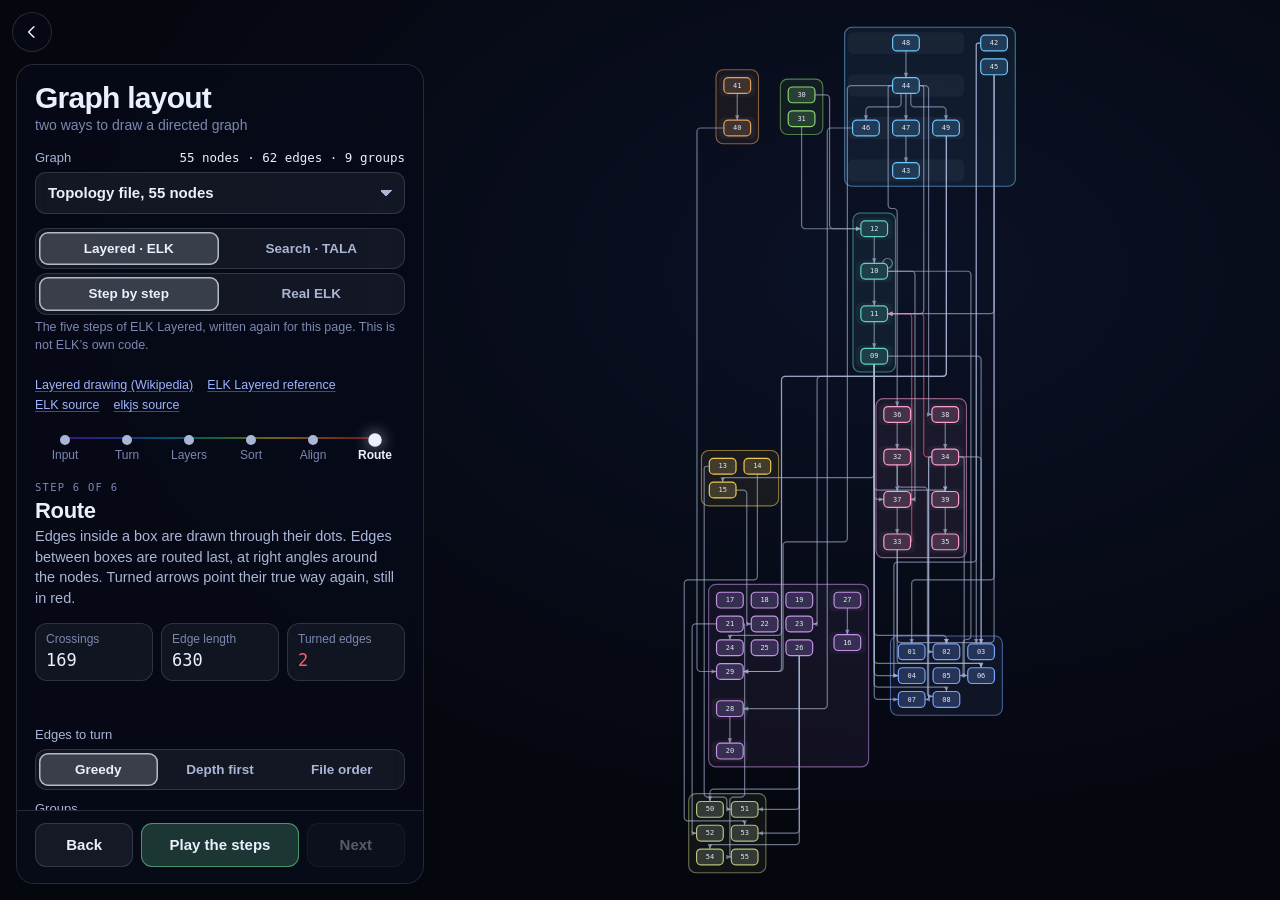
<file: dag/index.html>
<!doctype html>
<html lang="en">
<head>
<meta charset="utf-8">
<meta name="viewport" content="width=device-width, initial-scale=1, viewport-fit=cover">
<meta http-equiv="Content-Security-Policy" content="default-src 'none'; script-src 'self' https://cdn.jsdelivr.net 'wasm-unsafe-eval'; worker-src blob:; style-src 'self' https://fonts.googleapis.com; font-src https://fonts.gstatic.com; img-src 'self'; connect-src 'self'; base-uri 'none'; object-src 'none'; form-action 'none'">
<meta name="referrer" content="strict-origin-when-cross-origin">
<title>Graph layout</title>
<meta name="description" content="Two ways to draw a directed graph, one step at a time: in layers, as ELK does, and by a seeded search on a grid, standing in for TALA.">
<meta name="color-scheme" content="dark">
<meta name="theme-color" content="#05070F">
<meta name="text-scale" content="scale">
<link rel="preconnect" href="https://fonts.googleapis.com">
<link rel="preconnect" href="https://fonts.gstatic.com" crossorigin>
<link rel="stylesheet" href="https://fonts.googleapis.com/css2?family=Bricolage+Grotesque:opsz,wght@12..96,400..700&family=JetBrains+Mono:wght@400;500&family=Source+Sans+3:wght@400;600&display=swap">
<link rel="modulepreload" href="../js/dag/common.js">
<link rel="modulepreload" href="../js/dag/graphs.js">
<link rel="modulepreload" href="../js/dag/route.js">
<link rel="modulepreload" href="../js/dag/layered.js">
<link rel="modulepreload" href="../js/dag/search.js">
<link rel="stylesheet" href="../css/dag.css">
</head>
<body>
<canvas id="view" tabindex="0" role="img" aria-label="The graph as it is drawn at this step. The arrow keys pick out one node and its edges; Escape lets go." aria-describedby="capText"></canvas>

<a class="back" href="../" aria-label="Back to all experiences">
  <svg viewBox="0 0 24 24" width="18" height="18" aria-hidden="true"><path d="M14.5 5l-7 7 7 7" fill="none" stroke="currentColor" stroke-width="2" stroke-linecap="round" stroke-linejoin="round"/></svg>
</a>

<main class="panel" id="panel">
  <header class="title">
    <h1>Graph layout</h1>
    <span>two ways to draw a directed graph</span>
  </header>

  <div class="ctl">
    <div class="lab"><label for="graph">Graph</label><b id="graphFacts"></b></div>
    <select id="graph"></select>
  </div>

  <div class="ctl">
    <div class="seg" id="method" role="group" aria-label="Method">
      <button type="button" data-v="layered">Layered · ELK</button>
      <button type="button" data-v="search">Search · TALA</button>
    </div>
    <p class="note" id="methodNote"></p>
    <ul class="links" id="links-layered" aria-label="About ELK and layered drawing">
      <li><a href="https://en.wikipedia.org/wiki/Layered_graph_drawing" rel="noopener noreferrer" target="_blank">Layered drawing (Wikipedia)</a></li>
      <li><a href="https://eclipse.dev/elk/reference/algorithms/org-eclipse-elk-layered.html" rel="noopener noreferrer" target="_blank">ELK Layered reference</a></li>
      <li><a href="https://github.com/eclipse-elk/elk" rel="noopener noreferrer" target="_blank">ELK source</a></li>
      <li><a href="https://github.com/kieler/elkjs" rel="noopener noreferrer" target="_blank">elkjs source</a></li>
    </ul>
    <ul class="links" id="links-search" aria-label="About TALA" hidden>
      <li><a href="https://d2lang.com/tour/tala" rel="noopener noreferrer" target="_blank">TALA in the D2 docs</a></li>
      <li><a href="https://d2lang.com/blog/tala-is-open-source/" rel="noopener noreferrer" target="_blank">TALA is open-source</a></li>
      <li><a href="https://github.com/d2lang/d2/tree/master/d2layouts/d2talalayout" rel="noopener noreferrer" target="_blank">TALA source</a></li>
      <li><a href="https://en.wikipedia.org/wiki/Graph_drawing" rel="noopener noreferrer" target="_blank">Graph drawing (Wikipedia)</a></li>
    </ul>
  </div>

  <nav class="stages" id="stages" aria-label="Step"></nav>

  <div class="cap">
    <div class="eyebrow" id="eyebrow"></div>
    <h2 id="capTitle"></h2>
    <p id="capText"></p>
  </div>

  <div class="meters" id="meters"></div>
  <p class="pick" id="pick"></p>

  <div class="controls" id="controls"></div>
  <div class="tries" id="tries" aria-hidden="true" hidden></div>

  <div class="step">
    <button type="button" id="prev" class="btn">Back</button>
    <button type="button" id="play" class="btn primary">Play the steps</button>
    <button type="button" id="next" class="btn">Next</button>
  </div>
  <p class="visually-hidden" id="status" role="status"></p>
</main>

<script type="module" src="../js/dag/main.js"></script>
</body>
</html>
</file>
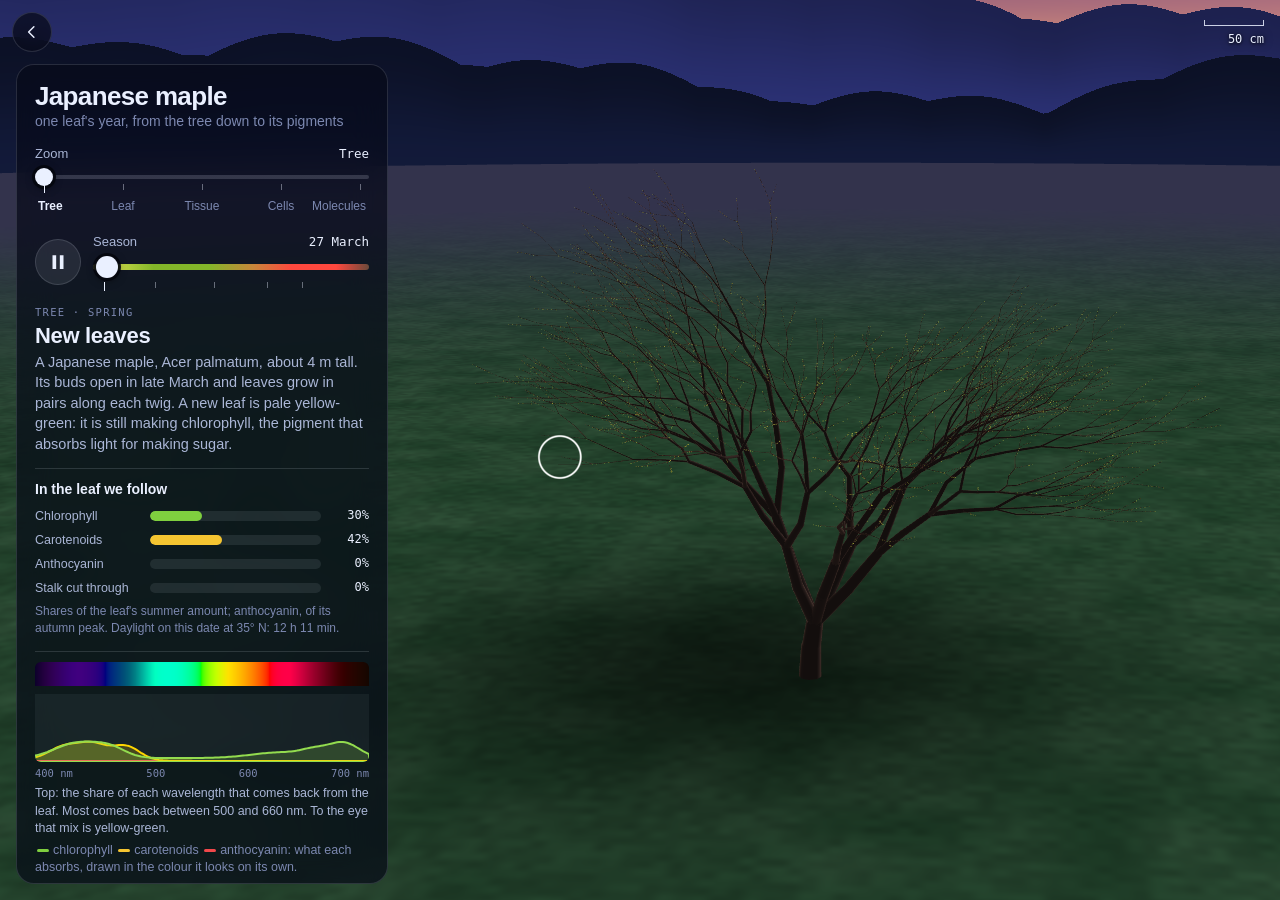
<file: maple/index.html>
<!doctype html>
<html lang="en">
<head>
<meta charset="utf-8">
<meta name="viewport" content="width=device-width, initial-scale=1, viewport-fit=cover">
<meta http-equiv="Content-Security-Policy" content="default-src 'none'; script-src 'self'; style-src 'self' https://fonts.googleapis.com; font-src https://fonts.gstatic.com; img-src 'self'; base-uri 'none'; object-src 'none'; form-action 'none'">
<meta name="referrer" content="strict-origin-when-cross-origin">
<title>Japanese maple</title>
<meta name="description" content="One leaf of a Japanese maple from spring to leaf fall, at every scale from the whole tree down to its pigment molecules.">
<meta name="color-scheme" content="dark">
<meta name="theme-color" content="#05070F">
<link rel="preconnect" href="https://fonts.googleapis.com">
<link rel="preconnect" href="https://fonts.gstatic.com" crossorigin>
<link rel="stylesheet" href="https://fonts.googleapis.com/css2?family=Bricolage+Grotesque:opsz,wght@12..96,400..700&family=Source+Sans+3:wght@400;600&family=JetBrains+Mono:wght@400;500&display=swap">
<link rel="modulepreload" href="../js/maple/model.js?v=a18ea26b">
<link rel="modulepreload" href="../js/maple/tree.js?v=a18ea26b">
<link rel="modulepreload" href="../js/maple/gl.js?v=a18ea26b">
<link rel="modulepreload" href="../js/maple/shaders.js?v=a18ea26b">
<link rel="modulepreload" href="../js/maple/molecules.js?v=a18ea26b">
<link rel="modulepreload" href="../js/maple/world.js?v=a18ea26b">
<link rel="modulepreload" href="../js/maple/figs.js?v=a18ea26b">
<link rel="stylesheet" href="../css/maple.css?v=a18ea26b">
</head>
<body>
<canvas id="view" role="img" aria-label="Picture of the maple at the chosen zoom and date" aria-describedby="capTitle capBody"></canvas>

<a class="back" href="../" aria-label="Back to all experiences">
  <svg viewBox="0 0 24 24" width="18" height="18" aria-hidden="true"><path d="M14.5 5l-7 7 7 7" fill="none" stroke="currentColor" stroke-width="2" stroke-linecap="round" stroke-linejoin="round"/></svg>
</a>
<div class="scalebar" aria-hidden="true"><i id="scaleBar"></i><b id="scaleText"></b></div>

<div class="oops" id="oops" role="alert" hidden>
  <p id="oopsText">The picture could not be drawn. Loading the page again usually fixes it.</p>
  <button type="button" id="reload">Load again</button>
</div>

<main class="panel" id="panel">
  <header class="title">
    <h1>Japanese maple</h1>
    <span>one leaf's year, from the tree down to its pigments</span>
  </header>

  <div class="zoom">
    <div class="lab"><label for="zoom">Zoom</label><b id="zoomV" aria-hidden="true"></b></div>
    <input id="zoom" type="range" min="0" max="4" step="0.002" value="0">
    <div class="ticks zt" id="zticks" aria-hidden="true"></div>
    <nav class="stops" id="stops" aria-label="Zoom to a scale"></nav>
  </div>

  <div class="transport">
    <button type="button" class="play" id="play" aria-label="Play the year" aria-pressed="false">
      <svg class="i-play" viewBox="0 0 24 24" width="22" height="22" aria-hidden="true"><path d="M7 4.5v15l12-7.5z" fill="currentColor"/></svg>
      <svg class="i-pause" viewBox="0 0 24 24" width="22" height="22" aria-hidden="true"><path d="M6 4.5h4v15H6zM14 4.5h4v15h-4z" fill="currentColor"/></svg>
    </button>
    <div class="prog">
      <div class="lab"><label for="season">Season</label><b id="seasonV" aria-hidden="true"></b></div>
      <input id="season" class="big" type="range" min="0" max="1000" step="1" value="0">
      <div class="ticks" id="ticks" aria-hidden="true"></div>
    </div>
  </div>

  <div class="ctl" id="whereCtl" hidden>
    <span class="lab" id="lab-where">Zoom into</span>
    <div class="seg" role="group" aria-labelledby="lab-where">
      <button type="button" data-where="membrane">A chloroplast</button>
      <button type="button" data-where="vacuole">The vacuole</button>
    </div>
  </div>

  <label class="check" id="lightCtl" hidden><input type="checkbox" id="light"> <span>Light arriving</span></label>

  <div class="cap" id="cap" aria-live="polite">
    <div class="eyebrow"><span id="capScale"></span> · <span id="capPhase"></span></div>
    <h2 id="capTitle"></h2>
    <p id="capBody"></p>
  </div>

  <figure class="fig" id="figChain" hidden>
    <div class="lab"><label for="chain">Try it: double bonds in a row</label><b id="chainV" aria-hidden="true"></b></div>
    <input id="chain" type="range" min="3" max="11" step="2" value="11">
    <canvas id="figChainCv" width="336" height="96" role="img" aria-labelledby="chainCap"></canvas>
    <div class="nmaxis" aria-hidden="true"><span>250 nm</span><span>ultraviolet | light we see</span><span>700 nm</span></div>
    <figcaption id="chainCap" aria-live="polite"></figcaption>
  </figure>

  <section class="bars" aria-labelledby="barsH">
    <h3 id="barsH">In the leaf we follow</h3>
    <div class="bar"><span>Chlorophyll</span><div><i id="bChl" class="b-chl"></i></div><b id="vChl"></b></div>
    <div class="bar"><span>Carotenoids</span><div><i id="bCar" class="b-car"></i></div><b id="vCar"></b></div>
    <div class="bar"><span>Anthocyanin</span><div><i id="bAnth" class="b-anth"></i></div><b id="vAnth"></b></div>
    <div class="bar"><span>Stalk cut through</span><div><i id="bAbsc" class="b-absc"></i></div><b id="vAbsc"></b></div>
    <p class="fine">Shares of the leaf's summer amount; anthocyanin, of its autumn peak. <span id="daylight"></span></p>
  </section>

  <figure class="fig" id="figLight">
    <canvas id="figSpec" width="336" height="100" role="img" aria-labelledby="specCap"></canvas>
    <div class="nmaxis" aria-hidden="true"><span>400 nm</span><span>500</span><span>600</span><span>700 nm</span></div>
    <figcaption>
      <span id="specCap"></span>
      <span class="keyline"><i class="b-chl"></i>chlorophyll <i class="b-car"></i>carotenoids <i class="b-anth"></i>anthocyanin: what each absorbs, drawn in the colour it looks on its own.</span>
    </figcaption>
  </figure>

  <figure class="fig" id="figStalk" hidden>
    <canvas id="figCut" width="336" height="132" role="img" aria-labelledby="cutCap"></canvas>
    <figcaption id="cutCap"></figcaption>
  </figure>

  <p class="fine" id="note"></p>
</main>

<script type="module" src="../js/maple/main.js?v=a18ea26b"></script>
</body>
</html>
</file>
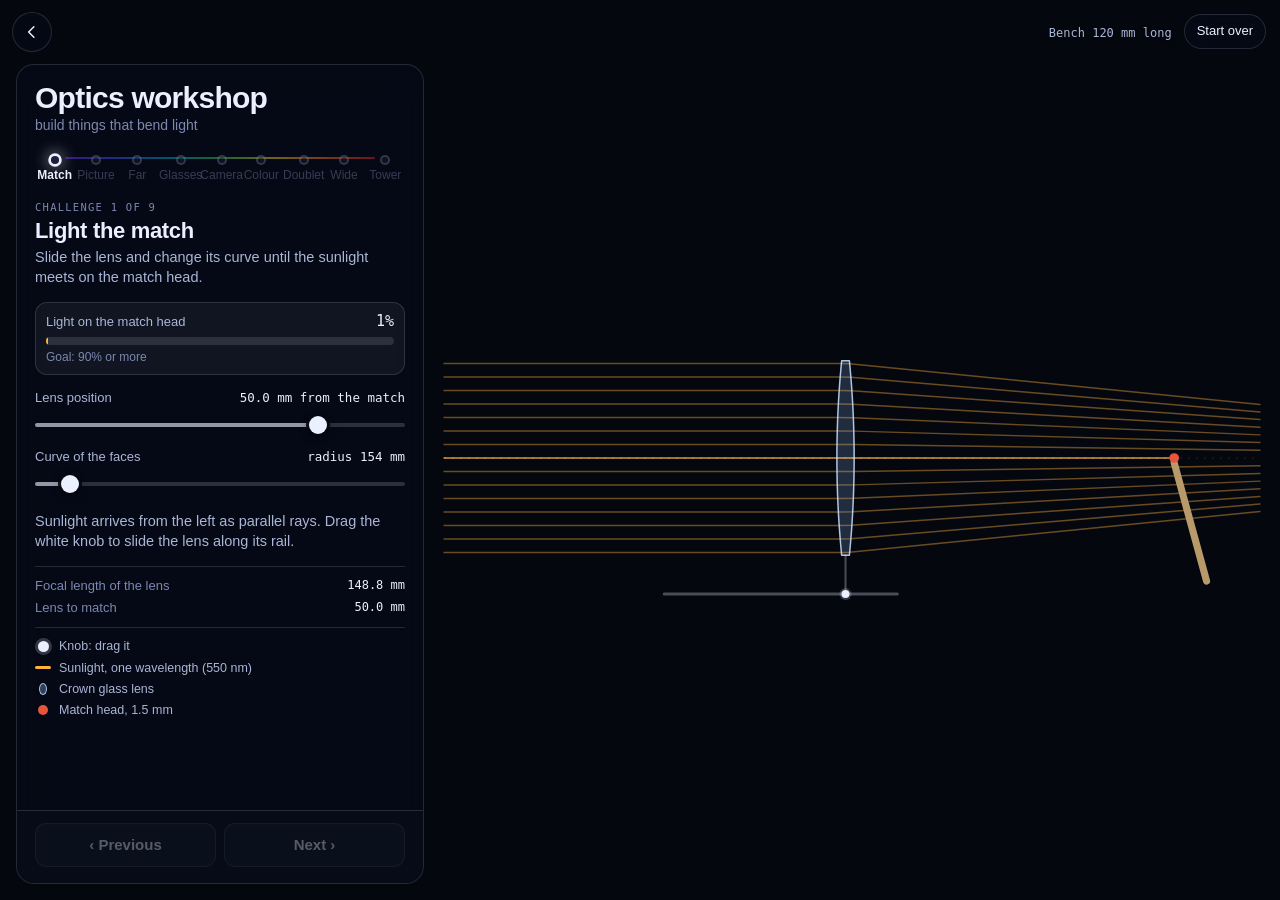
<file: optics/index.html>
<!doctype html>
<html lang="en">
<head>
<meta charset="utf-8">
<meta name="viewport" content="width=device-width, initial-scale=1, viewport-fit=cover">
<meta http-equiv="Content-Security-Policy" content="default-src 'none'; script-src 'self'; style-src 'self' https://fonts.googleapis.com; font-src https://fonts.gstatic.com; img-src 'self'; base-uri 'none'; object-src 'none'; form-action 'none'">
<meta name="referrer" content="strict-origin-when-cross-origin">
<title>Optics workshop</title>
<meta name="description" content="An optical engineering game: build a burning glass, a pair of glasses, a camera lens and a solar tower on a bench where every ray is really traced.">
<meta name="color-scheme" content="dark">
<meta name="theme-color" content="#05070F">
<meta name="text-scale" content="scale">
<link rel="preconnect" href="https://fonts.googleapis.com">
<link rel="preconnect" href="https://fonts.gstatic.com" crossorigin>
<link rel="stylesheet" href="https://fonts.googleapis.com/css2?family=Bricolage+Grotesque:opsz,wght@12..96,400..700&family=JetBrains+Mono:wght@400;500&family=Source+Sans+3:wght@400;600&display=swap">
<link rel="modulepreload" href="../js/optics/glass.js">
<link rel="modulepreload" href="../js/optics/trace.js">
<link rel="modulepreload" href="../js/optics/levels.js">
<link rel="modulepreload" href="../js/optics/chart.js">
<link rel="modulepreload" href="../js/optics/picture.js">
<link rel="modulepreload" href="../js/optics/scene.js">
<link rel="stylesheet" href="../css/optics.css">
</head>
<body>
<canvas id="view" role="img" aria-label="Side view of the bench. The panel describes it and holds every control." aria-describedby="capTask"></canvas>

<a class="back" href="../" aria-label="Back to all experiences">
  <svg viewBox="0 0 24 24" width="18" height="18" aria-hidden="true"><path d="M14.5 5l-7 7 7 7" fill="none" stroke="currentColor" stroke-width="2" stroke-linecap="round" stroke-linejoin="round"/></svg>
</a>
<div class="topright">
  <div class="scalebar" aria-hidden="true"><b id="scaleText"></b></div>
  <button type="button" class="chip" id="reset">Start over</button>
</div>

<main class="panel" id="panel">
  <header class="title">
    <h1>Optics workshop</h1>
    <span>build things that bend light</span>
  </header>

  <nav class="stages" id="levels" aria-label="Challenge"></nav>

  <div class="cap" id="cap">
    <div class="eyebrow" id="eyebrow"></div>
    <h2 id="capTitle"></h2>
    <p id="capTask"></p>
  </div>

  <div class="meters" id="meters"></div>
  <div class="controls" id="controls"></div>

  <div class="step" id="step">
    <button type="button" id="prev" class="btn">‹ Previous</button>
    <button type="button" id="next" class="btn">Next ›</button>
    <button type="button" id="submit" class="btn primary submit" hidden>Submit</button>
  </div>
  <p class="visually-hidden" id="status" role="status"></p>

  <p class="more" id="capBody"></p>

  <div class="readout">
    <dl id="rows"></dl>
    <ul class="scenekey" id="key" aria-label="In the picture"></ul>
  </div>
</main>

<script type="module" src="../js/optics/main.js"></script>
</body>
</html>
</file>
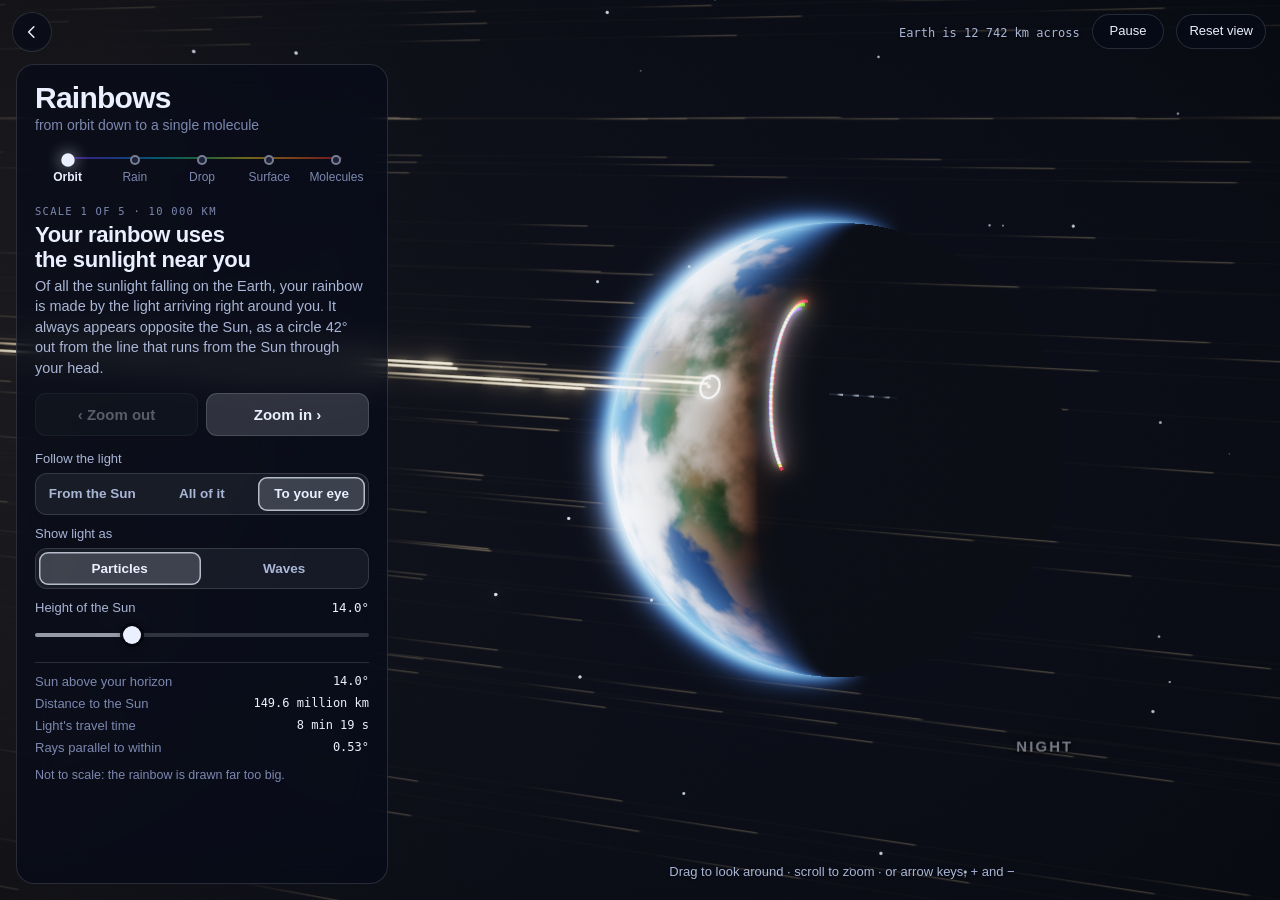
<file: v2/index.html>
<!doctype html>
<html lang="en">
<head>
<meta charset="utf-8">
<meta name="viewport" content="width=device-width, initial-scale=1, viewport-fit=cover">
<meta http-equiv="Content-Security-Policy" content="default-src 'none'; script-src 'self'; style-src 'self' https://fonts.googleapis.com; style-src-attr 'unsafe-inline'; font-src https://fonts.gstatic.com; img-src 'self'; base-uri 'none'; object-src 'none'; form-action 'none'">
<meta name="referrer" content="strict-origin-when-cross-origin">
<title>Rainbows</title>
<meta name="description" content="A rainbow in three dimensions at every scale, from orbit down to the molecules that slow light, with rays, photons and waves.">
<meta name="color-scheme" content="dark">
<meta name="theme-color" content="#05070F">
<meta name="text-scale" content="scale">
<link rel="preconnect" href="https://fonts.googleapis.com">
<link rel="preconnect" href="https://fonts.gstatic.com" crossorigin>
<link rel="modulepreload" href="../js/v2/gl.js">
<link rel="modulepreload" href="../js/v2/optics.js">
<link rel="modulepreload" href="../js/v2/stages/common.js">
<link rel="modulepreload" href="../js/v2/stages/orbit.js">
<link rel="modulepreload" href="../js/v2/stages/sky.js">
<link rel="modulepreload" href="../js/v2/stages/rain.js">
<link rel="modulepreload" href="../js/v2/stages/drop.js">
<link rel="modulepreload" href="../js/v2/stages/surface.js">
<link rel="modulepreload" href="../js/v2/stages/atoms.js">
<link rel="stylesheet" href="../css/v2.css">
</head>
<body>
<canvas id="view" tabindex="0" role="application" aria-label="Rainbow 3D view" aria-describedby="hint capBody"></canvas>
<div id="labels" aria-hidden="true"></div>

<a class="back" href="../" aria-label="Back to all experiences">
  <svg viewBox="0 0 24 24" width="18" height="18" aria-hidden="true"><path d="M14.5 5l-7 7 7 7" fill="none" stroke="currentColor" stroke-width="2" stroke-linecap="round" stroke-linejoin="round"/></svg>
</a>
<div class="topright">
  <div class="scalebar" aria-hidden="true"><b id="scaleText"></b></div>
  <button type="button" class="chip" id="pause">Pause</button>
  <button type="button" class="chip" id="resetView">Reset view</button>
</div>
<p class="hint" id="hint">Drag to look around · pinch or scroll to zoom</p>

<main class="panel" id="panel">
  <header class="title">
    <h1>Rainbows</h1>
    <span>from orbit down to a single molecule</span>
  </header>

  <nav class="stages" id="stages" aria-label="Scale"></nav>

  <div class="cap" id="cap" aria-live="polite">
    <div class="eyebrow"><span id="stageNo"></span> · <span id="stageScale"></span></div>
    <h2 id="capTitle"></h2>
    <p id="capBody"></p>
  </div>

  <div class="step">
    <button type="button" id="prev" class="btn">‹ Zoom out</button>
    <button type="button" id="next" class="btn primary">Zoom in ›</button>
  </div>

  <div class="controls">
    <div class="ctl" data-c="focus">
      <span class="lab" id="lab-focus">Follow the light</span>
      <div class="seg" role="group" aria-labelledby="lab-focus">
        <button type="button" data-focus="sun">From the Sun</button>
        <button type="button" data-focus="both">All of it</button>
        <button type="button" data-focus="eye">To your eye</button>
      </div>
    </div>
    <div class="ctl" data-c="mode">
      <span class="lab" id="lab-mode">Show light as</span>
      <div class="seg" role="group" aria-labelledby="lab-mode">
        <button type="button" data-mode="ray">Particles</button>
        <button type="button" data-mode="wave">Waves</button>
      </div>
    </div>
    <div class="ctl" data-c="cross">
      <span class="lab" id="lab-cross">Which crossing</span>
      <div class="seg" role="group" aria-labelledby="lab-cross">
        <button type="button" data-cross="enter">Entering</button>
        <button type="button" data-cross="back">Back wall</button>
        <button type="button" data-cross="exit">Leaving</button>
      </div>
    </div>
    <div class="ctl" data-c="sun">
      <div class="lab"><label for="sun">Height of the Sun</label><b id="sunV" aria-hidden="true"></b></div>
      <input id="sun" type="range" min="0" max="50" step="0.5" value="14">
    </div>
    <div class="ctl" data-c="bowpos">
      <div class="lab"><label for="bowpos">Slide the drop through the bow</label><b id="bowposV" aria-hidden="true"></b></div>
      <input id="bowpos" class="spec" type="range" min="-0.8" max="1.6" step="0.01" value="0.5">
    </div>
    <div class="ctl" data-c="tilt">
      <div class="lab"><label for="tilt">Angle the light arrives at</label><b id="tiltV" aria-hidden="true"></b></div>
      <input id="tilt" type="range" min="0" max="75" step="0.1" value="59.4">
    </div>
    <div class="ctl" data-c="theta">
      <div class="lab"><label for="theta">Angle the light meets the surface</label><b id="thetaV" aria-hidden="true"></b></div>
      <input id="theta" type="range" min="0" max="85" step="0.1" value="59.4">
    </div>
    <div class="ctl" data-c="lambda">
      <div class="lab"><label for="lambda">Wavelength in air</label><b id="lambdaV" aria-hidden="true"></b></div>
      <input id="lambda" class="spec" type="range" min="400" max="700" step="1" value="550">
    </div>
    <div class="ctl" data-c="pol">
      <span class="lab" id="lab-pol">Electric field points</span>
      <div class="seg" role="group" aria-labelledby="lab-pol">
        <button type="button" data-pol="s">Along the surface</button>
        <button type="button" data-pol="p">In the plane of the bend</button>
      </div>
    </div>
    <div class="ctl toggles" data-c="bfield">
      <label class="toggle" for="bfield"><input id="bfield" type="checkbox"><span>Show the magnetic field too</span></label>
    </div>
    <div class="ctl" data-c="key">
      <span class="lab" id="lab-key">In the picture</span>
      <ul class="key" aria-labelledby="lab-key">
        <li><i class="k-sun"></i>Sunlight</li>
        <li><i class="k-rain"></i>Raindrops</li>
        <li><i class="k-eye"></i>Colour sent to your eye</li>
      </ul>
    </div>
    <div class="ctl toggles" data-c="exag">
      <label class="toggle" for="exag"><input id="exag" type="checkbox"><span>Spread the colours 5× wider than real</span></label>
    </div>
    <div class="ctl toggles" data-c="second">
      <label class="toggle" for="second"><input id="second" type="checkbox"><span>Follow a second reflection (the outer bow)</span></label>
    </div>
  </div>

  <div class="readout" id="readout"></div>
</main>

<div class="fail" id="fail" hidden>
  <h2>This needs WebGL 2</h2>
  <p>Your browser could not start the 3D view. A recent version of Chrome, Firefox, Edge or Safari will run it.</p>
</div>

<script type="module" src="../js/v2/main.js"></script>
</body>
</html>
</file>
<file: css/dag.css>
/* Graph layout. The drawing fills the screen; one glass panel holds the steps, the numbers and the
   controls (a left rail on wide screens, a bottom sheet on phones). Same look as the other pages. */
:root{
  --bg:#05070F; --ink:#EAF0FF; --ink2:#AAB6D6; --ink3:#7C88B0; --line:rgba(234,240,255,.14);
  --glass:rgba(7,11,24,.72); --focus:#9FB4FF; --good:#6fe3a1; --turned:#ff5d73;
  --display:'Bricolage Grotesque','Helvetica Neue',Arial,sans-serif;
  --body:'Source Sans 3','Segoe UI',Roboto,sans-serif;
  --mono:'JetBrains Mono',ui-monospace,Menlo,monospace;
  --spectrum:linear-gradient(90deg,#7b2cff,#3b5bff,#00b0d8,#3ccf5a,#f2d41d,#ff7a1a,#e8202b);
  color-scheme:dark;
}
*{box-sizing:border-box}
[hidden]{display:none!important}
/* The page does not scroll; quick taps do not zoom it, but a pinch does, and a finger can then pan. */
html,body{height:100%;margin:0;background:var(--bg);color:var(--ink);font-family:var(--body);line-height:1.45;overflow:hidden;overscroll-behavior:none;touch-action:manipulation}
body{background:radial-gradient(1200px 800px at 70% 30%,#0b1226 0%,var(--bg) 70%)}
#view{position:fixed;inset:0;width:100%;height:100%;display:block;touch-action:manipulation;-webkit-user-select:none;user-select:none;-webkit-touch-callout:none}
#view:focus-visible{outline-offset:-4px}
:focus-visible{outline:2px solid var(--focus);outline-offset:3px}

.back{position:fixed;top:calc(12px + env(safe-area-inset-top));left:calc(12px + env(safe-area-inset-left));width:40px;height:40px;border-radius:50%;display:grid;place-items:center;color:var(--ink);background:var(--glass);border:1px solid var(--line);backdrop-filter:blur(12px);-webkit-backdrop-filter:blur(12px);z-index:3}
.back:hover{background:rgba(234,240,255,.16)}

.panel{position:fixed;left:0;right:0;bottom:0;z-index:2;display:flex;flex-direction:column;gap:10px;padding:12px max(14px,env(safe-area-inset-right)) calc(12px + env(safe-area-inset-bottom)) max(14px,env(safe-area-inset-left));background:var(--glass);backdrop-filter:blur(18px) saturate(1.2);-webkit-backdrop-filter:blur(18px) saturate(1.2);border-top:1px solid var(--line);border-radius:20px 20px 0 0;height:47%;overflow-y:auto;overscroll-behavior:contain}
.panel>*{flex:none}
.title h1,.title span{position:absolute;width:1px;height:1px;margin:-1px;overflow:hidden;clip-path:inset(50%);white-space:nowrap}
.title h1{font-family:var(--display);font-weight:600;font-size:1.875rem;letter-spacing:-.025em;line-height:1;margin:0}
.title span{font-size:0.875rem;color:var(--ink3)}

.stages{display:grid;grid-auto-flow:column;grid-auto-columns:1fr;gap:2px;position:relative}
.stages::before{content:"";position:absolute;left:8%;right:8%;top:8px;height:2px;border-radius:1px;background:var(--spectrum);opacity:.45}
.stages button{position:relative;display:grid;justify-items:center;align-content:start;gap:4px;padding:2px 0 3px;border:0;background:transparent;color:var(--ink3);font:inherit;font-size:0.75rem;line-height:1.15;cursor:pointer;border-radius:8px;min-width:0}
.stages button i{width:10px;height:10px;margin-top:4px;border-radius:50%;background:#1a2138;border:2px solid rgba(234,240,255,.45);transition:transform .2s}
.stages button:hover{color:var(--ink)}
.stages button.done i{background:var(--ink2);border-color:var(--ink2)}
.stages button[aria-current="step"]{color:var(--ink);font-weight:600}
.stages button[aria-current="step"] i{transform:scale(1.35);box-shadow:0 0 12px rgba(234,240,255,.7);border-color:var(--ink);background:var(--ink)}

.cap{display:grid;gap:3px;align-content:start}
.eyebrow{font-family:var(--mono);font-size:0.6562rem;letter-spacing:.12em;text-transform:uppercase;color:var(--ink3)}
.cap h2{font-variant-numeric:tabular-nums;font-family:var(--display);font-weight:600;font-size:1.1875rem;letter-spacing:-.015em;line-height:1.15;margin:0}
/* The caption keeps room for its longest text, so the controls below do not move from step to step. */
.cap p{margin:0;font-size:0.8438rem;line-height:1.42;color:var(--ink2);max-width:62ch;text-wrap:pretty;min-height:4.26em}
.note{margin:0;font-size:0.7812rem;line-height:1.4;color:var(--ink3);text-wrap:pretty;min-height:4.2em}
.links{list-style:none;margin:0;padding:0;display:flex;flex-wrap:wrap;gap:2px 14px;font-size:0.7812rem;line-height:1.5}
.links a{color:var(--focus);text-decoration:underline;text-decoration-color:rgba(159,180,255,.4);text-underline-offset:2px}
.links a:hover{text-decoration-color:currentColor}
.pick{margin:0;font-family:var(--mono);font-size:0.75rem;color:var(--ink2);min-height:1.45em;white-space:nowrap;overflow:hidden;text-overflow:ellipsis}

.meters{display:grid;gap:8px;grid-template-columns:repeat(3,1fr)}
.meter{min-width:0;display:grid;gap:0;padding:7px 10px;border-radius:12px;border:1px solid var(--line);background:rgba(234,240,255,.05)}
.meter span{font-size:0.75rem;color:var(--ink3);white-space:nowrap;overflow:hidden;text-overflow:ellipsis}
.meter b{font-family:var(--mono);font-weight:500;font-size:1.0625rem;color:var(--ink);font-variant-numeric:tabular-nums;white-space:nowrap}
.meter.turned b{color:var(--turned)}

.controls{display:grid;gap:10px}
.ctl{display:grid;gap:4px}
.lab{display:flex;justify-content:space-between;align-items:baseline;gap:8px;font-size:0.8125rem;color:var(--ink2);flex-wrap:nowrap}
.lab label,.lab span{min-width:0;overflow:hidden;text-overflow:ellipsis;white-space:nowrap}
.lab b{font-family:var(--mono);font-weight:500;font-size:0.7812rem;color:var(--ink);font-variant-numeric:tabular-nums;text-align:right;white-space:nowrap}
.lab small{font-family:var(--mono);font-size:0.6562rem;letter-spacing:.08em;text-transform:uppercase;color:var(--ink3);margin-left:6px}

select{width:100%;padding:9px 34px 9px 12px;border-radius:11px;border:1px solid var(--line);background:linear-gradient(45deg,transparent 50%,var(--ink2) 50%) calc(100% - 18px) 50%/6px 6px no-repeat,linear-gradient(135deg,var(--ink2) 50%,transparent 50%) calc(100% - 12px) 50%/6px 6px no-repeat,rgba(234,240,255,.06);color:var(--ink);font:inherit;font-size:0.9375rem;font-weight:600;-webkit-appearance:none;appearance:none;cursor:pointer}
select option{background:#0b1220;color:var(--ink)}

.seg{display:grid;grid-auto-flow:column;grid-auto-columns:1fr;gap:3px;padding:3px;border-radius:12px;background:rgba(234,240,255,.06);border:1px solid var(--line)}
.seg button{padding:7px 4px;border-radius:9px;border:0;background:transparent;color:var(--ink2);font:inherit;font-size:0.8438rem;font-weight:600;cursor:pointer;min-width:0;white-space:nowrap;overflow:hidden;text-overflow:ellipsis}
.seg button:hover{color:var(--ink)}
.seg button[aria-pressed="true"]{background:rgba(234,240,255,.18);color:var(--ink);box-shadow:inset 0 0 0 1.5px rgba(234,240,255,.7)}

input[type=range]{--v:0%;-webkit-appearance:none;appearance:none;width:100%;height:26px;margin:0;background:transparent;cursor:pointer;touch-action:pan-y pinch-zoom}
input[type=range]::-webkit-slider-runnable-track{height:4px;border-radius:2px;background:linear-gradient(90deg,rgba(234,240,255,.62) var(--v),rgba(234,240,255,.17) var(--v))}
input[type=range]::-moz-range-track{height:4px;border-radius:2px;background:rgba(234,240,255,.17)}
input[type=range]::-moz-range-progress{height:4px;border-radius:2px;background:rgba(234,240,255,.62)}
input[type=range]::-webkit-slider-thumb{-webkit-appearance:none;width:18px;height:18px;margin-top:-7px;border-radius:50%;background:var(--ink);border:0;box-shadow:0 0 0 3px rgba(5,7,15,.9),0 2px 8px rgba(0,0,0,.6)}
input[type=range]::-moz-range-thumb{width:18px;height:18px;border-radius:50%;background:var(--ink);border:0;box-shadow:0 0 0 3px rgba(5,7,15,.9)}

/* one small picture per try of the search; the kept one is outlined */
.tries{display:grid;grid-template-columns:repeat(6,1fr);gap:6px}
.tries figure{margin:0;display:grid;gap:2px;justify-items:center;padding:4px 2px 3px;border-radius:9px;border:1px solid var(--line);background:rgba(234,240,255,.04);min-width:0}
.tries figure.best{border-color:var(--good);background:rgba(111,227,161,.08)}
.tries canvas{width:100%;aspect-ratio:4/3;display:block}
.tries figcaption{font-family:var(--mono);font-size:0.6562rem;color:var(--ink2);font-variant-numeric:tabular-nums}
.tries figure.best figcaption{color:var(--good)}

/* One bar at the foot of the panel, always in view. */
.step{display:grid;grid-template-columns:1fr 1.6fr 1fr;gap:8px}
.panel>.step{order:99;position:sticky;bottom:calc(-12px - env(safe-area-inset-bottom));z-index:1;margin:auto calc(-1 * max(14px,env(safe-area-inset-right))) calc(-12px - env(safe-area-inset-bottom)) calc(-1 * max(14px,env(safe-area-inset-left)));padding:10px max(14px,env(safe-area-inset-right)) calc(12px + env(safe-area-inset-bottom)) max(14px,env(safe-area-inset-left));background:#070b18;border-top:1px solid var(--line)}
.btn{padding:10px 12px;border-radius:11px;border:1px solid var(--line);background:rgba(234,240,255,.06);color:var(--ink);font:inherit;font-family:var(--display);font-weight:600;font-size:0.9375rem;cursor:pointer}
.btn:hover:not([aria-disabled="true"]){background:rgba(234,240,255,.16)}
.btn.primary{background:rgba(111,227,161,.2);border-color:rgba(111,227,161,.55)}
.btn.primary:hover{background:rgba(111,227,161,.3)}
.btn[aria-disabled="true"]{opacity:.35;cursor:default}

.visually-hidden{position:absolute;width:1px;height:1px;margin:-1px;overflow:hidden;clip-path:inset(50%);white-space:nowrap}
@media (forced-colors:active){.seg button[aria-pressed="true"]{outline:2px solid Highlight;outline-offset:-2px}.stages button[aria-current="step"] i{background:Highlight}.tries figure.best{outline:2px solid Highlight}}
@media (pointer:coarse){.back{width:44px;height:44px}.btn,.seg button,select{min-block-size:44px}input[type=range]{height:44px}.stages button{min-block-size:44px}}

@media (min-width:900px){
  .panel{left:calc(16px + env(safe-area-inset-left));right:auto;top:calc(64px + env(safe-area-inset-top));bottom:max(16px,env(safe-area-inset-bottom));width:408px;height:auto;padding:18px 18px 16px;border:1px solid var(--line);border-radius:18px;gap:14px}
  .panel>.step{bottom:-16px;margin:auto -18px -16px;padding:12px 18px 16px}
  .title{display:grid;gap:2px}
  .title h1,.title span{position:static;width:auto;height:auto;margin:0;overflow:visible;clip-path:none;white-space:normal}
  .cap h2{font-size:1.375rem}
  .cap p{font-size:0.9062rem}
}
@media (max-width:899px){
  .eyebrow{display:none}
  .stages button{font-size:0.6875rem}
}
@media (prefers-reduced-motion:reduce){.stages button i{transition:none}}
</file>
<file: css/maple.css>
/* Japanese maple. The picture fills the screen; one glass panel holds the two sliders, the story and
   the measurements (a left rail on wide screens, a bottom sheet on phones). The sliders sit at the
   top of the panel and the panel keeps its size, so nothing moves under a finger that is dragging. */
:root{
  --bg:#05070F; --ink:#EAF0FF; --ink2:#AAB6D6; --ink3:#7C88B0; --line:rgba(234,240,255,.14);
  --glass:rgba(7,11,24,.72); --focus:#9FB4FF;
  --display:'Bricolage Grotesque','Helvetica Neue',Arial,sans-serif;
  --body:'Source Sans 3','Segoe UI',Roboto,sans-serif;
  --mono:'JetBrains Mono',ui-monospace,Menlo,monospace;
  --year:linear-gradient(90deg,#f3eb59,#83b629 22%,#83b629 42%,#c8873a 58%,#ff483e 72%,#ff483e 88%,#6b4a3a);
  --chl:#7fcf3f; --car:#f5c531; --anth:#f2484b; --absc:#c9b08a;
  color-scheme:dark;
}
*{box-sizing:border-box}
[hidden]{display:none!important}
html,body{height:100%;margin:0;background:var(--bg);color:var(--ink);font-family:var(--body);line-height:1.45;overflow:hidden;overscroll-behavior:none;touch-action:manipulation}   /* no double-tap zoom from quick taps; pinch still works, in and out */
#view{position:fixed;inset:0;width:100%;height:100%;display:block;touch-action:pinch-zoom;-webkit-user-select:none;user-select:none;-webkit-touch-callout:none}
:focus-visible{outline:2px solid var(--focus);outline-offset:3px}

.back{position:fixed;top:calc(12px + env(safe-area-inset-top));left:calc(12px + env(safe-area-inset-left));width:40px;height:40px;border-radius:50%;display:grid;place-items:center;color:var(--ink);background:var(--glass);border:1px solid var(--line);backdrop-filter:blur(12px);-webkit-backdrop-filter:blur(12px);z-index:3}
.back:hover{background:rgba(234,240,255,.16)}
.oops{position:fixed;top:calc(64px + env(safe-area-inset-top));left:50%;transform:translateX(-50%);width:min(320px,calc(100% - 32px));box-sizing:border-box;padding:14px 16px;border-radius:14px;background:rgba(10,14,28,.92);border:1px solid var(--line);color:var(--ink);z-index:4;display:grid;gap:10px;justify-items:start}
.oops p{margin:0;font-size:0.95rem}
.oops button{font:inherit;font-weight:600;color:var(--ink);background:rgba(234,240,255,.14);border:1px solid var(--line);border-radius:10px;padding:10px 16px;min-block-size:44px;cursor:pointer}
.oops button:hover{background:rgba(234,240,255,.22)}
.scalebar{position:fixed;top:calc(20px + env(safe-area-inset-top));right:calc(16px + env(safe-area-inset-right));display:grid;justify-items:end;gap:5px;pointer-events:none;z-index:1}
.scalebar i{display:block;height:6px;border:1.5px solid rgba(234,240,255,.85);border-top:0;width:80px}
.scalebar b{font-family:var(--mono);font-weight:500;font-size:0.75rem;color:var(--ink);font-variant-numeric:tabular-nums;text-shadow:0 1px 3px rgba(3,5,12,.95),0 0 8px rgba(3,5,12,.8)}

.panel{grid-auto-rows:max-content;position:fixed;left:0;right:0;bottom:0;z-index:2;height:47%;display:grid;gap:12px;align-content:start;padding:12px max(14px,env(safe-area-inset-right)) calc(14px + env(safe-area-inset-bottom)) max(14px,env(safe-area-inset-left));background:var(--glass);backdrop-filter:blur(18px) saturate(1.2);-webkit-backdrop-filter:blur(18px) saturate(1.2);border-top:1px solid var(--line);border-radius:20px 20px 0 0;overflow-y:auto;overscroll-behavior:contain;scrollbar-width:thin}
.title h1,.title span{position:absolute;width:1px;height:1px;margin:-1px;overflow:hidden;clip-path:inset(50%);white-space:nowrap}
.title h1{font-family:var(--display);font-weight:600;font-size:1.625rem;letter-spacing:-.025em;line-height:1;margin:0}
.title span{font-size:0.875rem;color:var(--ink3)}

.lab,label{display:flex;justify-content:space-between;align-items:baseline;gap:8px;font-size:0.8125rem;color:var(--ink2)}
.lab b{font-family:var(--mono);font-weight:500;font-size:0.7812rem;color:var(--ink);font-variant-numeric:tabular-nums;text-align:right;white-space:nowrap}
.zoom{display:grid;gap:0}
/* the five scale names sit under the slider where its thumb stops for each (the thumb's centre travels 9px short of each end) */
.stops{position:relative;height:26px;margin:0 9px}
.stops button{position:absolute;top:0;transform:translateX(-50%);padding:5px 6px;border:0;background:transparent;color:var(--ink3);font:inherit;font-size:0.75rem;cursor:pointer;border-radius:8px;white-space:nowrap}
.stops button:first-child{transform:translateX(-12px)}
.stops button:last-child{transform:translateX(calc(-100% + 12px))}
.stops button:hover{color:var(--ink)}
.stops button[aria-current="true"]{color:var(--ink);font-weight:600}

.transport{display:grid;grid-template-columns:46px 1fr;gap:12px;align-items:center}
.play{width:46px;height:46px;border-radius:50%;border:1px solid var(--line);background:rgba(234,240,255,.09);color:var(--ink);display:grid;place-items:center;cursor:pointer;padding:0}
.play:hover{background:rgba(234,240,255,.18)}
.play .i-pause{display:none}.play[aria-pressed="true"] .i-play{display:none}.play[aria-pressed="true"] .i-pause{display:block}
.prog{display:grid;gap:0;min-width:0}
.ticks{position:relative;height:9px;margin:0 11px}
.ticks i{position:absolute;top:0;width:1px;height:6px;background:rgba(234,240,255,.4)}
.ticks i.on{background:var(--ink);height:9px}

input[type=range]{--v:0%;-webkit-appearance:none;appearance:none;width:100%;height:26px;margin:0;padding:0;border:0;background:transparent;cursor:pointer;touch-action:pan-y pinch-zoom}
input[type=range]::-webkit-slider-runnable-track{height:4px;border-radius:2px;background:linear-gradient(90deg,rgba(234,240,255,.62) var(--v),rgba(234,240,255,.17) var(--v))}
input[type=range]::-moz-range-track{height:4px;border-radius:2px;background:rgba(234,240,255,.17)}
input[type=range]::-moz-range-progress{height:4px;border-radius:2px;background:rgba(234,240,255,.62)}
input[type=range]::-webkit-slider-thumb{-webkit-appearance:none;width:18px;height:18px;margin-top:-7px;border-radius:50%;background:var(--ink);border:0;box-shadow:0 0 0 3px rgba(5,7,15,.9),0 2px 8px rgba(0,0,0,.6)}
input[type=range]::-moz-range-thumb{width:18px;height:18px;border-radius:50%;background:var(--ink);border:0;box-shadow:0 0 0 3px rgba(5,7,15,.9)}
input.big{height:30px}
input.big::-webkit-slider-runnable-track{height:6px;border-radius:3px;background:var(--year)}
input.big::-moz-range-track{height:6px;border-radius:3px;background:var(--year)}
input.big::-moz-range-progress{background:transparent}
input.big::-webkit-slider-thumb{width:22px;height:22px;margin-top:-8px}
input.big::-moz-range-thumb{width:22px;height:22px}

.cap{display:grid;gap:3px;align-content:start;transition:opacity .2s}
.cap.swap{opacity:0}
.eyebrow{font-family:var(--mono);font-size:0.6562rem;letter-spacing:.12em;text-transform:uppercase;color:var(--ink3)}
.cap h2{font-family:var(--display);font-weight:600;font-size:1.1875rem;letter-spacing:-.015em;line-height:1.15;margin:0;text-wrap:balance}
.cap p{margin:0;font-size:0.875rem;line-height:1.42;color:var(--ink2);max-width:62ch}

.ctl{display:grid;gap:4px}
.check{display:flex;align-items:center;gap:10px;font-size:0.9rem;color:var(--ink);min-block-size:32px;cursor:pointer}
.check input{width:20px;height:20px;margin:0;accent-color:#e9efff}
.seg{display:grid;grid-auto-flow:column;grid-auto-columns:1fr;gap:3px;padding:3px;border-radius:12px;background:rgba(234,240,255,.06);border:1px solid var(--line)}
.seg button{padding:7px 4px;border-radius:9px;border:0;background:transparent;color:var(--ink2);font:inherit;font-size:0.8438rem;font-weight:600;cursor:pointer;min-width:0}
.seg button:hover{color:var(--ink)}
.seg button[aria-pressed="true"]{background:rgba(234,240,255,.18);color:var(--ink);box-shadow:inset 0 0 0 1.5px rgba(234,240,255,.7)}

.bars{display:grid;gap:6px;padding-top:10px;border-top:1px solid var(--line)}
.bars h3{margin:0 0 1px;font-family:var(--display);font-weight:600;font-size:0.875rem;color:var(--ink)}
/* a row keeps its size whatever its number says */
.bar{display:grid;grid-template-columns:8.6em 1fr 3.2em;gap:8px;align-items:center;font-size:0.7812rem;color:var(--ink2)}
.bar div{height:10px;border-radius:5px;overflow:hidden;background:rgba(234,240,255,.09)}
.bar div i{display:block;height:100%;width:0;border-radius:5px}
.bar b{font-family:var(--mono);font-weight:500;font-size:0.75rem;color:var(--ink);text-align:right;font-variant-numeric:tabular-nums}
.b-chl{background:var(--chl)}.b-car{background:var(--car)}.b-anth{background:var(--anth)}.b-absc{background:var(--absc)}
.fine{margin:0;font-size:0.75rem;line-height:1.4;color:var(--ink3)}
.fine:empty{display:none}

.fig{margin:0;padding-top:10px;border-top:1px solid var(--line);display:grid;gap:4px}
.fig canvas{display:block;width:100%;height:100px;border-radius:6px}
#figCut{height:132px}
#figChainCv{height:96px}
#chainCap{min-height:7em}
.ticks.zt{margin:-6px 9px 0}
.nmaxis{display:flex;justify-content:space-between;font-family:var(--mono);font-size:0.6562rem;color:var(--ink3)}
.fig figcaption{display:grid;gap:4px;font-size:0.7812rem;line-height:1.4;color:var(--ink2)}
.keyline{color:var(--ink3)}
.keyline i{display:inline-block;width:12px;height:3px;border-radius:2px;vertical-align:middle;margin:0 4px 0 2px}
#specCap{min-height:2.8em}

@media (forced-colors:active){.seg button[aria-pressed="true"]{outline:2px solid Highlight;outline-offset:-2px}.bar div i{background:Highlight}.bar div{border:1px solid CanvasText}}
@media (pointer:coarse){.back{width:44px;height:44px}.seg button{min-block-size:44px}input[type=range]{height:40px}input.big{height:44px}.stops{height:40px}.stops button{min-block-size:40px;padding:10px 6px}}

@media (min-width:900px){
  .panel{left:calc(16px + env(safe-area-inset-left));right:auto;top:calc(64px + env(safe-area-inset-top));bottom:max(16px,env(safe-area-inset-bottom));width:372px;height:auto;padding:18px 18px 16px;border:1px solid var(--line);border-radius:18px;gap:14px}
  .title{display:grid;gap:2px}
  .title h1,.title span{position:static;width:auto;height:auto;margin:0;overflow:visible;clip-path:none;white-space:normal}
  .cap{min-height:8.2em}
  .cap h2{font-size:1.375rem}
  .cap p{font-size:0.9062rem}
}
/* a phone held sideways: the panel goes down the left side, so the picture keeps the full height */
@media (max-width:899px) and (orientation:landscape) and (max-height:520px){
  .panel{left:0;right:auto;top:calc(60px + env(safe-area-inset-top));bottom:0;width:min(372px,46%);height:auto;border-top:1px solid var(--line);border-right:1px solid var(--line);border-radius:0 18px 0 0}
}
@media (prefers-reduced-motion:reduce){.cap{transition:none}}
</file>
<file: css/optics.css>
/* Optics workshop. The bench fills the screen; one glass panel holds the brief, the score and the
   controls (a left rail on wide screens, a bottom sheet on phones). Same look as Rainbows. */
:root{
  --bg:#05070F; --ink:#EAF0FF; --ink2:#AAB6D6; --ink3:#7C88B0; --line:rgba(234,240,255,.14);
  --glass:rgba(7,11,24,.68); --focus:#9FB4FF; --light:#ffb13b; --good:#6fe3a1;
  --display:'Bricolage Grotesque','Helvetica Neue',Arial,sans-serif;
  --body:'Source Sans 3','Segoe UI',Roboto,sans-serif;
  --mono:'JetBrains Mono',ui-monospace,Menlo,monospace;
  --spectrum:linear-gradient(90deg,#7b2cff,#3b5bff,#00b0d8,#3ccf5a,#f2d41d,#ff7a1a,#e8202b);
  color-scheme:dark;
}
*{box-sizing:border-box}
[hidden]{display:none!important}
html,body{height:100%;margin:0;background:var(--bg);color:var(--ink);font-family:var(--body);line-height:1.45;overflow:hidden;overscroll-behavior:none;touch-action:manipulation}   /* no double-tap zoom from quick taps on buttons; pinch still zooms */
/* Only the canvas gives up the browser's touch gestures, so the panel still scrolls. */
#view{position:fixed;inset:0;width:100%;height:100%;display:block;touch-action:pinch-zoom;-webkit-user-select:none;user-select:none;-webkit-touch-callout:none}
#view.can{cursor:grab}
#view.ew{cursor:ew-resize}
#view.ns{cursor:ns-resize}
#view.held{cursor:grabbing}
:focus-visible{outline:2px solid var(--focus);outline-offset:3px}

.back{position:fixed;top:calc(12px + env(safe-area-inset-top));left:calc(12px + env(safe-area-inset-left));width:40px;height:40px;border-radius:50%;display:grid;place-items:center;color:var(--ink);background:var(--glass);border:1px solid var(--line);backdrop-filter:blur(12px);-webkit-backdrop-filter:blur(12px);z-index:3}
.back:hover{background:rgba(234,240,255,.16)}
.topright{position:fixed;top:calc(14px + env(safe-area-inset-top));right:calc(14px + env(safe-area-inset-right));display:flex;align-items:center;gap:12px;z-index:3}
.scalebar b{font-family:var(--mono);font-weight:400;font-size:0.75rem;color:var(--ink2);font-variant-numeric:tabular-nums;text-shadow:0 1px 3px rgba(3,5,12,.9)}
.chip{padding:7px 12px;border-radius:999px;border:1px solid var(--line);background:var(--glass);backdrop-filter:blur(12px);-webkit-backdrop-filter:blur(12px);color:var(--ink);font:inherit;font-size:0.8125rem;cursor:pointer}
.chip:hover{background:rgba(234,240,255,.16)}

/* On a phone the page sets the sheet's height (--sheet) so that the bench above it is exactly as tall as it needs to be; nothing in the sheet changes that height. */
.panel{position:fixed;left:0;right:0;bottom:0;z-index:2;display:grid;gap:10px;align-content:start;padding:10px max(14px,env(safe-area-inset-right)) calc(12px + env(safe-area-inset-bottom)) max(14px,env(safe-area-inset-left));background:var(--glass);backdrop-filter:blur(18px) saturate(1.2);-webkit-backdrop-filter:blur(18px) saturate(1.2);border-top:1px solid var(--line);border-radius:20px 20px 0 0;height:var(--sheet,50%);overflow-y:auto;overscroll-behavior:contain}
.title h1,.title span{position:absolute;width:1px;height:1px;margin:-1px;overflow:hidden;clip-path:inset(50%);white-space:nowrap}
.title h1{font-family:var(--display);font-weight:600;font-size:1.875rem;letter-spacing:-.025em;line-height:1;margin:0}
.title span{font-size:0.875rem;color:var(--ink3)}

.stages{display:grid;grid-auto-flow:column;grid-auto-columns:1fr;gap:2px;position:relative}
.stages::before{content:"";position:absolute;left:8%;right:8%;top:8px;height:2px;border-radius:1px;background:var(--spectrum);opacity:.45}
.stages button{position:relative;display:grid;justify-items:center;align-content:start;gap:4px;padding:2px 0 3px;border:0;background:transparent;color:var(--ink3);font:inherit;font-size:0.75rem;line-height:1.15;cursor:pointer;border-radius:8px;min-width:0}
.stages button i{width:10px;height:10px;margin-top:4px;border-radius:50%;background:#1a2138;border:2px solid rgba(234,240,255,.45);transition:transform .2s}
.stages button:hover{color:var(--ink)}
.stages button.locked{opacity:.4;cursor:default}
.stages button.locked:hover{color:var(--ink3)}
.stages button.done i{background:var(--good);border-color:var(--good)}
.stages button[aria-current="true"]{color:var(--ink);font-weight:600}
.stages button[aria-current="true"] i{transform:scale(1.35);box-shadow:0 0 12px rgba(234,240,255,.7);border-color:var(--ink)}

.cap{display:grid;gap:3px;align-content:start}
.eyebrow{font-family:var(--mono);font-size:0.6562rem;letter-spacing:.12em;text-transform:uppercase;color:var(--ink3)}
.cap h2{font-family:var(--display);font-weight:600;font-size:1.1875rem;letter-spacing:-.015em;line-height:1.15;margin:0;text-wrap:balance}
.cap p{margin:0;font-size:0.8438rem;line-height:1.42;color:var(--ink2);max-width:62ch;text-wrap:pretty}

.meters{display:grid;gap:8px;grid-template-columns:repeat(auto-fit,minmax(150px,1fr))}
.meter{min-width:0;display:grid;gap:4px;padding:8px 10px;border-radius:12px;border:1px solid var(--line);background:rgba(234,240,255,.05)}
/* Nothing in a card or a control row may wrap as its number changes: one line each, the name giving way. Two cards side by side put the number under the name. */
.meter .lab,.ctl .lab{flex-wrap:nowrap}
.meter .lab span,.ctl .lab label{min-width:0;overflow:hidden;text-overflow:ellipsis;white-space:nowrap}
.meters.two .lab{flex-direction:column;align-items:flex-start;gap:0}
.meter small{white-space:nowrap;overflow:hidden;text-overflow:ellipsis}
.meter .lab b{font-size:0.9375rem}
.meter .track{height:8px;border-radius:4px;background:rgba(234,240,255,.12);overflow:hidden}
.meter .track i{display:block;height:100%;width:0;border-radius:4px;background:var(--light);transition:width .12s linear}
.meter .track u{display:none}
/* a value that must land in a band: the band is marked on the scale and a marker slides along it */
.meter .track.range{position:relative;overflow:visible}
.meter .track.range u{display:block;position:absolute;top:0;bottom:0;border-radius:4px;background:rgba(234,240,255,.3)}
.meter .track.range i{position:absolute;top:-3px;bottom:-3px;height:auto;width:4px;margin-left:-2px;border-radius:2px;transition:left .12s linear}
.meter.ok .track.range u{background:rgba(111,227,161,.35)}
.meter small{font-size:0.75rem;color:var(--ink3)}
.meter.ok{border-color:rgba(111,227,161,.55)}
.meter.ok .track i{background:var(--good)}
.meter.ok small{color:var(--good)}

.more{margin:0;font-size:0.8438rem;line-height:1.42;color:var(--ink2);max-width:62ch;text-wrap:pretty}


.step{display:grid;grid-template-columns:1fr 1fr;gap:8px}
/* One bar at the foot of the panel, always in view: back on the left, the way forward on the right.
   The right-hand button is Next, or Submit while the goal is met and the challenge is not yet solved. */
.panel{display:flex;flex-direction:column}
.panel>*{flex:none}
.panel>.step{order:99;position:sticky;bottom:calc(-12px - env(safe-area-inset-bottom));z-index:1;margin:auto calc(-1 * max(14px,env(safe-area-inset-right))) calc(-12px - env(safe-area-inset-bottom)) calc(-1 * max(14px,env(safe-area-inset-left)));padding:10px max(14px,env(safe-area-inset-right)) calc(12px + env(safe-area-inset-bottom)) max(14px,env(safe-area-inset-left));background:#070b18;border-top:1px solid var(--line)}
.btn.submit{box-shadow:0 0 18px rgba(111,227,161,.4)}
.btn{padding:10px 12px;border-radius:11px;border:1px solid var(--line);background:rgba(234,240,255,.06);color:var(--ink);font:inherit;font-family:var(--display);font-weight:600;font-size:0.9375rem;cursor:pointer}
.btn:hover:not([aria-disabled="true"]){background:rgba(234,240,255,.16)}
.btn.primary{background:rgba(111,227,161,.2);border-color:rgba(111,227,161,.55)}
.btn.primary:hover:not([aria-disabled="true"]){background:rgba(111,227,161,.3)}
.btn[aria-disabled="true"]{opacity:.35;cursor:default}

.controls{display:grid;gap:10px}
.controls:empty{display:none}
.ctl{display:grid;gap:4px}
.lab{display:flex;justify-content:space-between;align-items:baseline;gap:8px;font-size:0.8125rem;color:var(--ink2)}
.lab b{font-family:var(--mono);font-weight:500;font-size:0.7812rem;color:var(--ink);font-variant-numeric:tabular-nums;text-align:right;white-space:nowrap}

.seg{display:grid;grid-auto-flow:column;grid-auto-columns:1fr;gap:3px;padding:3px;border-radius:12px;background:rgba(234,240,255,.06);border:1px solid var(--line)}
.seg button{padding:7px 4px;border-radius:9px;border:0;background:transparent;color:var(--ink2);font:inherit;font-size:0.8438rem;font-weight:600;cursor:pointer;min-width:0}
.seg button:hover{color:var(--ink)}
.seg button[aria-pressed="true"]{background:rgba(234,240,255,.18);color:var(--ink);box-shadow:inset 0 0 0 1.5px rgba(234,240,255,.7)}

input[type=range]{--v:0%;-webkit-appearance:none;appearance:none;width:100%;height:26px;margin:0;background:transparent;cursor:pointer;touch-action:pan-y pinch-zoom}
input[type=range]::-webkit-slider-runnable-track{height:4px;border-radius:2px;background:linear-gradient(90deg,rgba(234,240,255,.62) var(--v),rgba(234,240,255,.17) var(--v))}
input[type=range]::-moz-range-track{height:4px;border-radius:2px;background:rgba(234,240,255,.17)}
input[type=range]::-moz-range-progress{height:4px;border-radius:2px;background:rgba(234,240,255,.62)}
input[type=range]::-webkit-slider-thumb{-webkit-appearance:none;width:18px;height:18px;margin-top:-7px;border-radius:50%;background:var(--ink);border:0;box-shadow:0 0 0 3px rgba(5,7,15,.9),0 2px 8px rgba(0,0,0,.6)}
input[type=range]::-moz-range-thumb{width:18px;height:18px;border-radius:50%;background:var(--ink);border:0;box-shadow:0 0 0 3px rgba(5,7,15,.9)}

.readout{font-size:0.8125rem;color:var(--ink2);display:grid;gap:10px;align-content:start}
.readout dl{margin:0;padding-top:10px;border-top:1px solid var(--line);display:grid;grid-template-columns:auto 1fr;gap:3px 12px}
.readout dl:empty{display:none}
.readout dt{color:var(--ink3);min-width:0;white-space:nowrap;overflow:hidden;text-overflow:ellipsis}
.readout dd{margin:0;text-align:right;white-space:nowrap;color:var(--ink);font-family:var(--mono);font-size:0.75rem;font-variant-numeric:tabular-nums}
.scenekey{list-style:none;margin:0;padding:10px 0 0;border-top:1px solid var(--line);display:grid;gap:5px;font-size:0.7812rem;line-height:1.3;color:var(--ink2)}
.scenekey li{display:grid;grid-template-columns:16px 1fr;gap:8px;align-items:center}
.scenekey i{display:block;width:16px;height:3px;border-radius:2px;justify-self:center}
.k-ray{background:var(--light)}
.scenekey .k-ray2{background:#96cdff}
.scenekey .k-glass{height:12px;width:8px;border-radius:50%;background:rgba(150,195,255,.3);border:1px solid rgba(200,225,255,.8)}
.scenekey .k-target{width:10px;height:10px;border-radius:50%;background:#e8553d}
.scenekey .k-stop{background:#8792b8;height:4px}
.scenekey .k-mirror{background:#cfe4ff;height:4px}
.scenekey .k-knob{width:11px;height:11px;border-radius:50%;background:var(--ink);box-shadow:0 0 0 3px rgba(234,240,255,.2)}
.scenekey .k-inset{width:12px;height:12px;border-radius:3px;border:1px solid var(--ink2);background:transparent}

.visually-hidden{position:absolute;width:1px;height:1px;margin:-1px;overflow:hidden;clip-path:inset(50%);white-space:nowrap}
@media (forced-colors:active){.seg button[aria-pressed="true"]{outline:2px solid Highlight;outline-offset:-2px}.stages button[aria-current="true"] i{background:Highlight}.meter .track i{background:Highlight}.scenekey i{background:CanvasText}}
@media (pointer:coarse){.back{width:44px;height:44px}.chip,.btn,.seg button{min-block-size:44px}input[type=range]{height:44px}.stages button{min-block-size:44px}}

@media (min-width:900px){
  .panel>.step{bottom:-16px;margin:auto -18px -16px;padding:12px 18px 16px}
  .panel{left:calc(16px + env(safe-area-inset-left));right:auto;top:calc(64px + env(safe-area-inset-top));bottom:max(16px,env(safe-area-inset-bottom));width:408px;height:auto;padding:18px 18px 16px;border:1px solid var(--line);border-radius:18px;gap:14px}
  .title{display:grid;gap:2px}
  .title h1,.title span{position:static;width:auto;height:auto;margin:0;overflow:visible;clip-path:none;white-space:normal}
  .cap h2{font-size:1.375rem}
  .cap p,.more{font-size:0.9062rem}
}
@media (max-width:899px){
  .eyebrow{display:none}
  .stages{grid-auto-columns:auto;justify-content:space-between}
  .stages button{font-size:0.6875rem}
  .meter{padding:6px 9px}
  /* Nothing in a card or a control row may wrap as its number changes: one line each, the name giving way. Two cards side by side put the number under the name. */
.meter .lab,.ctl .lab{flex-wrap:nowrap}
.meter .lab span,.ctl .lab label{min-width:0;overflow:hidden;text-overflow:ellipsis;white-space:nowrap}
.meters.two .lab{flex-direction:column;align-items:flex-start;gap:0}
.meter small{white-space:nowrap;overflow:hidden;text-overflow:ellipsis}
  .scalebar{display:none}
}
@media (prefers-reduced-motion:reduce){.stages button i,.meter .track i,.meter .track.range i{transition:none}}
</file>
<file: css/v2.css>
/* Rainbows v2. The scene fills the screen; one glass panel holds the story and the controls
   (a left rail on wide screens, a bottom sheet on phones). */
:root{
  --bg:#05070F; --ink:#EAF0FF; --ink2:#AAB6D6; --ink3:#7C88B0; --line:rgba(234,240,255,.14);
  --glass:rgba(7,11,24,.68); --focus:#9FB4FF;
  --display:'Bricolage Grotesque','Helvetica Neue',Arial,sans-serif;
  --body:'Source Sans 3','Segoe UI',Roboto,sans-serif;
  --mono:'JetBrains Mono',ui-monospace,Menlo,monospace;
  --spectrum:linear-gradient(90deg,#7b2cff,#3b5bff,#00b0d8,#3ccf5a,#f2d41d,#ff7a1a,#e8202b);
  color-scheme:dark;
}
*{box-sizing:border-box}
[hidden]{display:none!important}
html,body{height:100%;margin:0;background:var(--bg);color:var(--ink);font-family:var(--body);line-height:1.45;overflow:hidden;overscroll-behavior:none}
#view{position:fixed;inset:0;width:100%;height:100%;display:block;touch-action:none;cursor:grab;-webkit-user-select:none;user-select:none}
#view:focus-visible{outline-offset:-4px}
#view:active{cursor:grabbing}
:focus-visible{outline:2px solid var(--focus);outline-offset:3px}

/* Labels pinned to things in the scene */
#labels{position:fixed;inset:0;pointer-events:none;overflow:hidden;z-index:1;transition:opacity .6s}
#labels.off{opacity:0}
.tag{position:absolute;left:0;top:0;display:flex;align-items:center;gap:7px;font-size:0.7812rem;font-weight:600;letter-spacing:.01em;color:var(--ink);white-space:nowrap;text-shadow:0 1px 3px rgba(3,5,12,.95),0 0 10px rgba(3,5,12,.9);will-change:transform}
.tag::before{content:"";width:5px;height:5px;margin-left:-2.5px;border-radius:50%;background:var(--ink);box-shadow:0 0 0 3px rgba(234,240,255,.2);flex:none}
.tag.far{font-weight:400;color:var(--ink2);font-style:italic}
.tag.far::before{opacity:.6}
.tag.strong{font-size:0.8438rem}
.tag.num{font-family:var(--mono);font-weight:500;font-size:0.75rem}
.tag.num::before,.tag.big::before,.tag.plain::before{display:none}
.tag.key{padding:2px 8px 2px 6px;border-radius:7px;background:rgba(7,11,24,.72);border:1px solid var(--line)}
.tag.key::before{width:14px;height:3px;margin-left:0;border-radius:2px;background:var(--c,var(--ink));box-shadow:none}
.tag.big{font-family:var(--display);font-size:0.9375rem;letter-spacing:.14em;text-transform:uppercase;color:rgba(234,240,255,.5)}
.tag.note{white-space:normal;width:190px;font-weight:400;font-size:0.75rem;line-height:1.3;color:var(--ink2);align-items:flex-start}
.tag.note::before{margin-top:5px}
@media (max-width:899px){.tag.note{width:150px;font-size:0.7188rem}.tag{font-size:0.7188rem}}

.back{position:fixed;top:calc(12px + env(safe-area-inset-top));left:calc(12px + env(safe-area-inset-left));width:40px;height:40px;border-radius:50%;display:grid;place-items:center;color:var(--ink);background:var(--glass);border:1px solid var(--line);backdrop-filter:blur(12px);-webkit-backdrop-filter:blur(12px);z-index:3}
.back:hover{background:rgba(234,240,255,.16)}
.topright{position:fixed;top:calc(14px + env(safe-area-inset-top));right:calc(14px + env(safe-area-inset-right));display:flex;align-items:center;gap:12px;z-index:3}
.topright .scalebar{order:-1}
.scalebar b{font-family:var(--mono);font-weight:400;font-size:0.75rem;color:var(--ink2);font-variant-numeric:tabular-nums;text-shadow:0 1px 3px rgba(3,5,12,.9)}
.chip{padding:7px 12px;border-radius:999px;border:1px solid var(--line);background:var(--glass);backdrop-filter:blur(12px);-webkit-backdrop-filter:blur(12px);color:var(--ink);font:inherit;font-size:0.8125rem;cursor:pointer}
.chip:hover{background:rgba(234,240,255,.16)}
#pause{min-width:5.6em;text-align:center}      /* "Pause" and "Play" take the same room, so the button does not move as it is pressed */
.hint{position:fixed;top:calc(22px + env(safe-area-inset-top));left:0;right:0;margin:0;text-align:center;font-size:0.8125rem;color:var(--ink2);pointer-events:none;text-shadow:0 1px 3px rgba(3,5,12,.9);transition:opacity .6s}
.hint.gone{opacity:0}

.panel{position:fixed;left:0;right:0;bottom:0;z-index:2;display:grid;gap:10px;align-content:start;padding:12px max(14px,env(safe-area-inset-right)) calc(12px + env(safe-area-inset-bottom)) max(14px,env(safe-area-inset-left));background:var(--glass);backdrop-filter:blur(18px) saturate(1.2);-webkit-backdrop-filter:blur(18px) saturate(1.2);border-top:1px solid var(--line);border-radius:20px 20px 0 0;max-height:46%;overflow-y:auto;overscroll-behavior:contain}
.title h1,.title span{position:absolute;width:1px;height:1px;margin:-1px;overflow:hidden;clip-path:inset(50%);white-space:nowrap}
.title h1{font-family:var(--display);font-weight:600;font-size:1.875rem;letter-spacing:-.025em;line-height:1;margin:0}
.title span{font-size:0.875rem;color:var(--ink3)}

.stages{display:grid;grid-auto-flow:column;grid-auto-columns:1fr;gap:2px;position:relative}
.stages::before{content:"";position:absolute;left:8%;right:8%;top:8px;height:2px;border-radius:1px;background:var(--spectrum);opacity:.45}
.stages button{position:relative;display:grid;justify-items:center;gap:4px;padding:2px 0 3px;border:0;background:transparent;color:var(--ink3);font:inherit;font-size:0.75rem;cursor:pointer;border-radius:8px;min-width:0}
.stages button i{width:10px;height:10px;margin-top:4px;border-radius:50%;background:#1a2138;border:2px solid rgba(234,240,255,.45);transition:transform .2s}
.stages button:hover{color:var(--ink)}
.stages button[aria-current="true"]{color:var(--ink);font-weight:600}
.stages button[aria-current="true"] i{background:var(--ink);border-color:var(--ink);transform:scale(1.35);box-shadow:0 0 12px rgba(234,240,255,.7)}

.cap{display:grid;gap:3px;align-content:start}
.cap,.controls,.readout{transition:opacity .4s}
.panel.swap :is(.cap,.controls,.readout){opacity:0}
.eyebrow{font-family:var(--mono);font-size:0.6562rem;letter-spacing:.12em;text-transform:uppercase;color:var(--ink3)}
.cap h2{font-family:var(--display);font-weight:600;font-size:1.1875rem;letter-spacing:-.015em;line-height:1.15;margin:0;text-wrap:balance}
.cap p{margin:0;font-size:0.875rem;line-height:1.42;color:var(--ink2);max-width:62ch}

.step{display:grid;grid-template-columns:1fr 1fr;gap:8px}
.btn{padding:10px 12px;border-radius:11px;border:1px solid var(--line);background:rgba(234,240,255,.06);color:var(--ink);font:inherit;font-family:var(--display);font-weight:600;font-size:0.9375rem;cursor:pointer}
.btn:hover:not([aria-disabled="true"]){background:rgba(234,240,255,.16)}
.btn.primary{background:rgba(234,240,255,.16)}
.btn.primary:hover:not([aria-disabled="true"]){background:rgba(234,240,255,.26)}
.btn[aria-disabled="true"]{opacity:.35;cursor:default}

.controls{display:grid;gap:10px}
.ctl{display:grid;gap:4px}
.lab,label{display:flex;justify-content:space-between;align-items:baseline;gap:8px;font-size:0.8125rem;color:var(--ink2)}
.lab b{font-family:var(--mono);font-weight:500;font-size:0.7812rem;color:var(--ink);font-variant-numeric:tabular-nums;text-align:right}
.seg{display:grid;grid-auto-flow:column;grid-auto-columns:1fr;gap:3px;padding:3px;border-radius:12px;background:rgba(234,240,255,.06);border:1px solid var(--line)}
.seg button{padding:7px 4px;border-radius:9px;border:0;background:transparent;color:var(--ink2);font:inherit;font-size:0.8438rem;font-weight:600;cursor:pointer;min-width:0}
.seg button:hover{color:var(--ink)}
.seg button[aria-pressed="true"]{background:rgba(234,240,255,.18);color:var(--ink);box-shadow:inset 0 0 0 1.5px rgba(234,240,255,.7)}
.seg button:disabled{opacity:.35;cursor:default}

input[type=range]{--v:0%;-webkit-appearance:none;appearance:none;width:100%;height:26px;margin:0;background:transparent;cursor:pointer;touch-action:pan-y}
input[type=range]::-webkit-slider-runnable-track{height:4px;border-radius:2px;background:linear-gradient(90deg,rgba(234,240,255,.62) var(--v),rgba(234,240,255,.17) var(--v))}
input[type=range]::-moz-range-track{height:4px;border-radius:2px;background:rgba(234,240,255,.17)}
input[type=range]::-moz-range-progress{height:4px;border-radius:2px;background:rgba(234,240,255,.62)}
input[type=range]::-webkit-slider-thumb{-webkit-appearance:none;width:18px;height:18px;margin-top:-7px;border-radius:50%;background:var(--ink);border:0;box-shadow:0 0 0 3px rgba(5,7,15,.9),0 2px 8px rgba(0,0,0,.6)}
input[type=range]::-moz-range-thumb{width:18px;height:18px;border-radius:50%;background:var(--ink);border:0;box-shadow:0 0 0 3px rgba(5,7,15,.9)}
input.spec::-webkit-slider-runnable-track{height:6px;border-radius:3px;background:var(--spec,var(--spectrum))}
input.spec::-moz-range-track{height:6px;border-radius:3px;background:var(--spec,var(--spectrum))}
input.spec::-moz-range-progress{background:transparent}
input.spec::-webkit-slider-thumb{margin-top:-6px}
.key{margin:0;padding:0;list-style:none;display:flex;flex-wrap:wrap;gap:4px 14px;font-size:0.7812rem;color:var(--ink2)}
.key li{display:flex;align-items:center;gap:7px}
.key i{display:block;flex:none;position:relative}
.k-sun{width:20px;height:2px;border-radius:1px;background:#ffb13b}
.k-sun::after{content:"";position:absolute;right:0;top:-3px;width:8px;height:8px;border:solid #ffb13b;border-width:2px 2px 0 0;transform:rotate(45deg);box-sizing:border-box}
.k-rain{width:5px;height:14px;border-radius:50%/18% 18% 82% 82%;background:linear-gradient(#a9c8ff00,#a9c8ff 75%)}
.k-eye{width:20px;height:3px;border-radius:2px;background:var(--spectrum)}
@media (forced-colors:active){.k-sun,.k-eye,.k-rain{background:CanvasText}.k-sun::after{border-color:CanvasText}}
.toggle{min-height:24px;justify-content:flex-start;gap:9px;align-items:center;cursor:pointer}
.toggle input{width:18px;height:18px;margin:0;accent-color:#9FB4FF;flex:none}

.readout{font-size:0.8125rem;color:var(--ink2);display:grid;gap:10px;align-content:start}
.readout:empty{display:none}
.readout dl{margin:0;padding-top:10px;border-top:1px solid var(--line);display:grid;grid-template-columns:auto 1fr;gap:3px 12px}
/* each row of numbers is one line whatever it says, so the list keeps its height while a slider is dragged */
.readout dt{color:var(--ink3);min-width:0;white-space:nowrap;overflow:hidden;text-overflow:ellipsis}
.readout dd{margin:0;text-align:right;white-space:nowrap;color:var(--ink);font-family:var(--mono);font-size:0.75rem;font-variant-numeric:tabular-nums}
.readout h3{margin:0;font-family:var(--display);font-weight:600;font-size:0.875rem;color:var(--ink)}
.readout p{margin:0;font-size:0.7812rem;line-height:1.4;color:var(--ink3)}
.energy{display:grid;gap:7px;padding-top:10px;border-top:1px solid var(--line)}
.bar{display:grid;grid-template-columns:44px 1fr;gap:8px;align-items:center;font-size:0.75rem;color:var(--ink3)}
.bar div{display:flex;height:16px;border-radius:4px;overflow:hidden;background:rgba(234,240,255,.08)}
.bar div i{display:block;height:100%;transition:width .15s}
.phasor{display:grid;grid-template-columns:96px 1fr;gap:12px;align-items:center;padding-top:10px;border-top:1px solid var(--line)}
.phasor svg{width:96px;height:96px;display:block}
.phasor>div{display:grid;gap:6px}
.phasor h3{font-family:var(--body);font-size:0.7812rem;font-weight:600;color:var(--ink2);line-height:1.3}
.readout .phasor dl{padding-top:0;border-top:0}
.fig{margin:0;padding-top:10px;border-top:1px solid var(--line);display:grid;gap:6px}
.fig canvas{display:block;width:100%;height:124px}
.fig canvas[data-fig="sum"]{height:150px}
.fig figcaption{font-size:0.7812rem;line-height:1.4;color:var(--ink2)}
.scenekey{list-style:none;margin:0;padding:10px 0 0;border-top:1px solid var(--line);display:grid;gap:5px;font-size:0.7812rem;line-height:1.3;color:var(--ink2)}
.scenekey li{display:grid;grid-template-columns:14px 1fr;gap:8px;align-items:baseline}
.scenekey i{display:block;width:14px;height:3px;border-radius:2px;align-self:center}
.scenekey i.dot{width:9px;height:9px;border-radius:50%;justify-self:center}
.scenekey i.dash{background:repeating-linear-gradient(90deg,var(--ink2) 0 4px,transparent 4px 7px);height:2px}
.scenekey b{color:var(--ink);font-weight:600}
details.energy summary{cursor:pointer;font-family:var(--display);font-weight:600;font-size:0.875rem;color:var(--ink);border-radius:4px}
.readout details.energy dl{padding-top:0;border-top:0}
details.energy>*+*{margin-top:7px}
details.energy dt{display:flex;align-items:center;gap:6px}
details.energy dt i{width:9px;height:9px;border-radius:2px;display:block;flex:none}

.fail{position:fixed;inset:0;display:grid;place-content:center;gap:8px;padding:24px;text-align:center;background:var(--bg);z-index:5}
.fail h2{font-family:var(--display);margin:0}.fail p{margin:0;color:var(--ink2);max-width:40ch}
.fail a{color:var(--focus)}
.phasor p b{color:var(--ink)}
.visually-hidden{position:absolute;width:1px;height:1px;margin:-1px;overflow:hidden;clip-path:inset(50%);white-space:nowrap}
@media (forced-colors:active){.seg button[aria-pressed="true"]{outline:2px solid Highlight;outline-offset:-2px}.stages button[aria-current="true"] i{background:Highlight}}
@media (pointer:coarse){.back{width:44px;height:44px}.toggle,.seg button,.chip,.btn{min-block-size:44px}input[type=range]{height:44px}.stages button{min-block-size:44px}}

@media (min-width:900px){
  .panel{left:calc(16px + env(safe-area-inset-left));right:auto;top:calc(64px + env(safe-area-inset-top));bottom:max(16px,env(safe-area-inset-bottom));width:372px;max-height:none;padding:18px 18px 16px;border:1px solid var(--line);border-radius:18px;gap:14px}
  .title{display:grid;gap:2px}
  .title h1,.title span{position:static;width:auto;height:auto;margin:0;overflow:visible;clip-path:none;white-space:normal}
  .cap h2{font-size:1.375rem}
  .cap p{font-size:0.9062rem}
  .hint{left:calc(404px + env(safe-area-inset-left));top:auto;bottom:max(18px,env(safe-area-inset-bottom))}
}
@media (max-width:899px){
  .hint{top:calc(58px + env(safe-area-inset-top))}
  .scalebar{display:none}
  .cap p{font-size:0.8438rem}
}
@media (prefers-reduced-motion:reduce){.stages button i,.bar div i{transition:none}}
</file>
